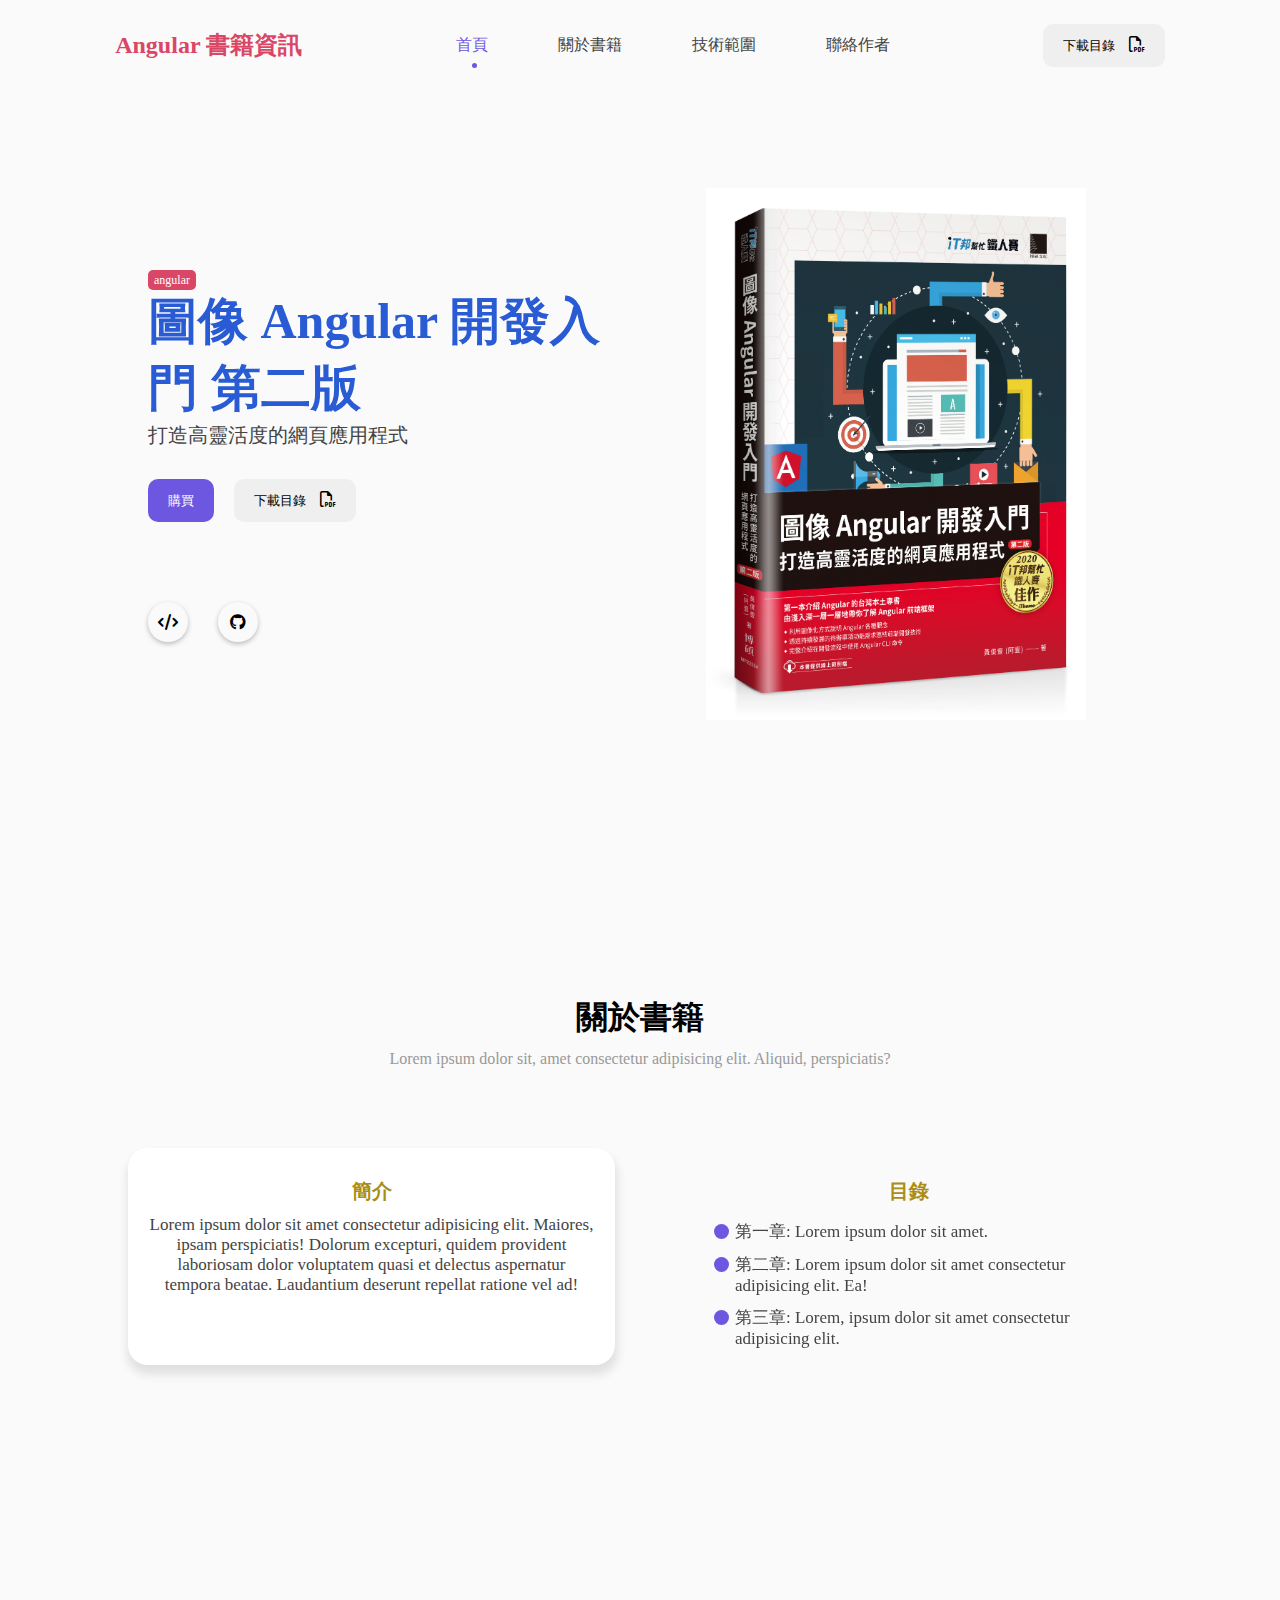
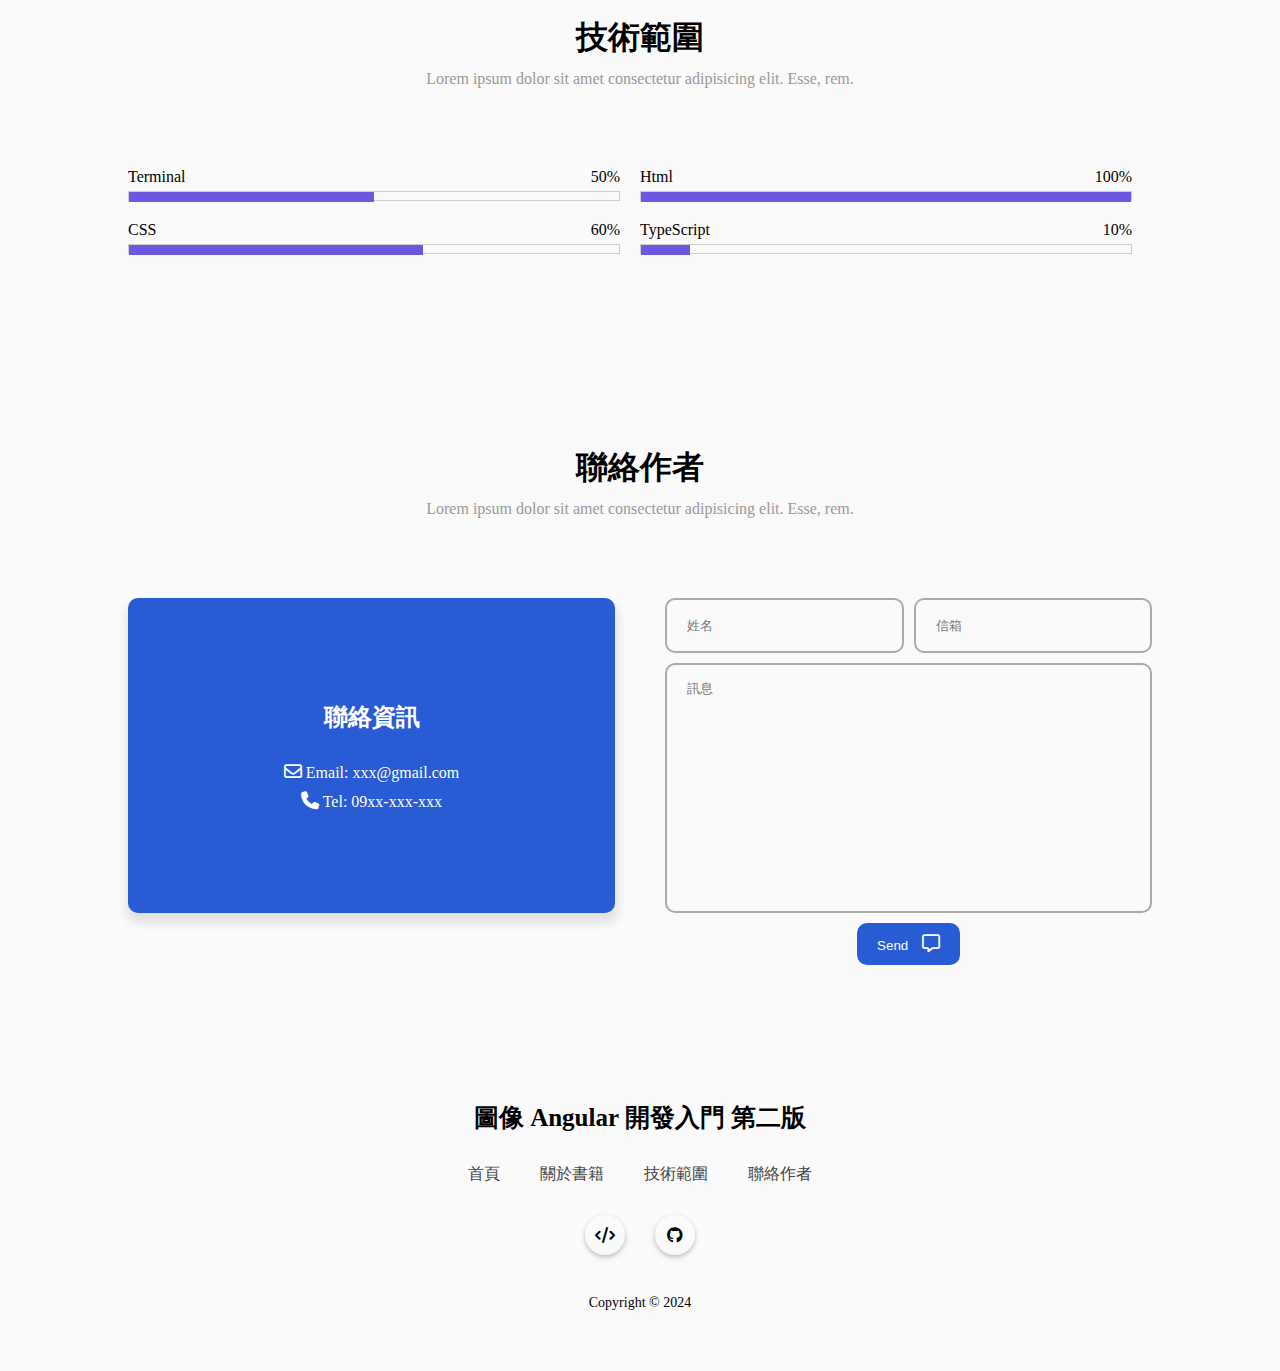
<file: src/index.html>
<!DOCTYPE html>
<html lang="en">
  <head>
    <meta charset="UTF-8" />
    <meta name="viewport" content="width=device-width, initial-scale=1.0" />
    <link rel="stylesheet" href="./style.min.css" />
    <link rel="stylesheet" href="https://cdnjs.cloudflare.com/ajax/libs/font-awesome/6.6.0/css/all.min.css" />
    <title>Angular 書籍資訊</title>
  </head>
  <body>
    <div class="container">
      <nav id="header">
        <div class="nav-logo">Angular 書籍資訊</div>
        <ul class="nav-menu" id="menu">
          <li class="nav-item">
            <a href="#home" class="nav-link active-link">首頁</a>
          </li>
          <li class="nav-item">
            <a href="#book" class="nav-link">關於書籍</a>
          </li>
          <li class="nav-item">
            <a href="#skill" class="nav-link">技術範圍</a>
          </li>
          <li class="nav-item">
            <a href="#contact" class="nav-link">聯絡作者</a>
          </li>
        </ul>
        <div class="nav-button">
          <button type="button" class="btn">下載目錄 <i class="fa-regular fa-file-pdf"></i></button>
        </div>
        <div class="nav-menu-btn">
          <i class="fa-solid fa-bars" onclick="openMenu()"></i>
        </div>
      </nav>
      <main class="wrapper">
        <section id="home" class="home-box">
          <div class="home-text">
            <div class="tag"><span>angular</span></div>
            <div class="name">圖像 Angular 開發入門 第二版</div>
            <div class="subtitle">打造高靈活度的網頁應用程式</div>
            <div class="text-btn">
              <button type="button" class="btn blue-btn">購買</button>
              <button type="button" class="btn">下載目錄 <i class="fa-regular fa-file-pdf"></i></button>
            </div>
            <div class="icons">
              <div class="icon"><i class="fa-solid fa-code"></i></div>
              <div class="icon"><i class="fa-brands fa-github"></i></div>
            </div>
          </div>
          <div class="home-image">
            <div class="image">
              <img src="./assets/images/angular.jpg" alt="angular" />
            </div>
          </div>
        </section>
        <section id="book" class="section">
          <div class="top-header">
            <h1>關於書籍</h1>
            <span>Lorem ipsum dolor sit, amet consectetur adipisicing elit. Aliquid, perspiciatis?</span>
          </div>
          <div class="about-container">
            <div class="introduce">
              <div class="card">
                <h3>簡介</h3>
                <div>
                  Lorem ipsum dolor sit amet consectetur adipisicing elit. Maiores, ipsam perspiciatis! Dolorum excepturi, quidem provident
                  laboriosam dolor voluptatem quasi et delectus aspernatur tempora beatae. Laudantium deserunt repellat ratione vel ad!
                </div>
              </div>
            </div>
            <div class="contents">
              <div class="list">
                <h3>目錄</h3>
                <div class="item">第一章: Lorem ipsum dolor sit amet.</div>
                <div class="item">第二章: Lorem ipsum dolor sit amet consectetur adipisicing elit. Ea!</div>
                <div class="item">第三章: Lorem, ipsum dolor sit amet consectetur adipisicing elit.</div>
              </div>
            </div>
          </div>
        </section>
        <section id="skill" class="section">
          <div class="top-header">
            <h1>技術範圍</h1>
            <span>Lorem ipsum dolor sit amet consectetur adipisicing elit. Esse, rem.</span>
          </div>
          <div class="skill-container">
            <div class="skill-item">
              <span class="skill">
                <span>Terminal</span>
                <span>50%</span>
              </span>
              <div class="progress-bar-wrap">
                <div class="progress-bar" style="width: 50%"></div>
              </div>
            </div>
            <div class="skill-item">
              <span class="skill">
                <span>Html</span>
                <span>100%</span>
              </span>
              <div class="progress-bar-wrap">
                <div class="progress-bar" style="width: 100%"></div>
              </div>
            </div>
            <div class="skill-item">
              <span class="skill">
                <span>CSS</span>
                <span>60%</span>
              </span>
              <div class="progress-bar-wrap">
                <div class="progress-bar" style="width: 60%"></div>
              </div>
            </div>
            <div class="skill-item">
              <span class="skill">
                <span>TypeScript</span>
                <span>10%</span>
              </span>
              <div class="progress-bar-wrap">
                <div class="progress-bar" style="width: 10%"></div>
              </div>
            </div>
          </div>
        </section>
        <section id="contact" class="section">
          <div class="top-header">
            <h1>聯絡作者</h1>
            <span>Lorem ipsum dolor sit amet consectetur adipisicing elit. Esse, rem.</span>
          </div>
          <div class="contact-container">
            <div class="info">
              <div class="contact-info">
                <h2>聯絡資訊</h2>
                <div><i class="fa-regular fa-envelope"></i> Email: xxx@gmail.com</div>
                <div><i class="fa-solid fa-phone"></i> Tel: 09xx-xxx-xxx</div>
              </div>
            </div>
            <div class="form">
              <input type="text" placeholder="姓名" />
              <input type="email" placeholder="信箱" />
              <textarea placeholder="訊息"></textarea>
              <button type="button" class="btn">Send <i class="fa-regular fa-message"></i></button>
            </div>
          </div>
        </section>
      </main>
      <footer>
        <div class="top-footer">圖像 Angular 開發入門 第二版</div>
        <ul class="footer-menu">
          <li class="menu-item">
            <a href="#home">首頁</a>
          </li>
          <li class="menu-item">
            <a href="#about">關於書籍</a>
          </li>
          <li class="menu-item">
            <a href="#skill">技術範圍</a>
          </li>
          <li class="menu-item">
            <a href="#contact">聯絡作者</a>
          </li>
        </ul>
        <div class="footer-icons">
          <div class="icon"><i class="fa-solid fa-code"></i></div>
          <div class="icon"><i class="fa-brands fa-github"></i></div>
        </div>
        <div class="bottom-footer">Copyright &copy; 2024</div>
      </footer>
    </div>
    <script src="./main.js"></script>
  </body>
</html>
</file>
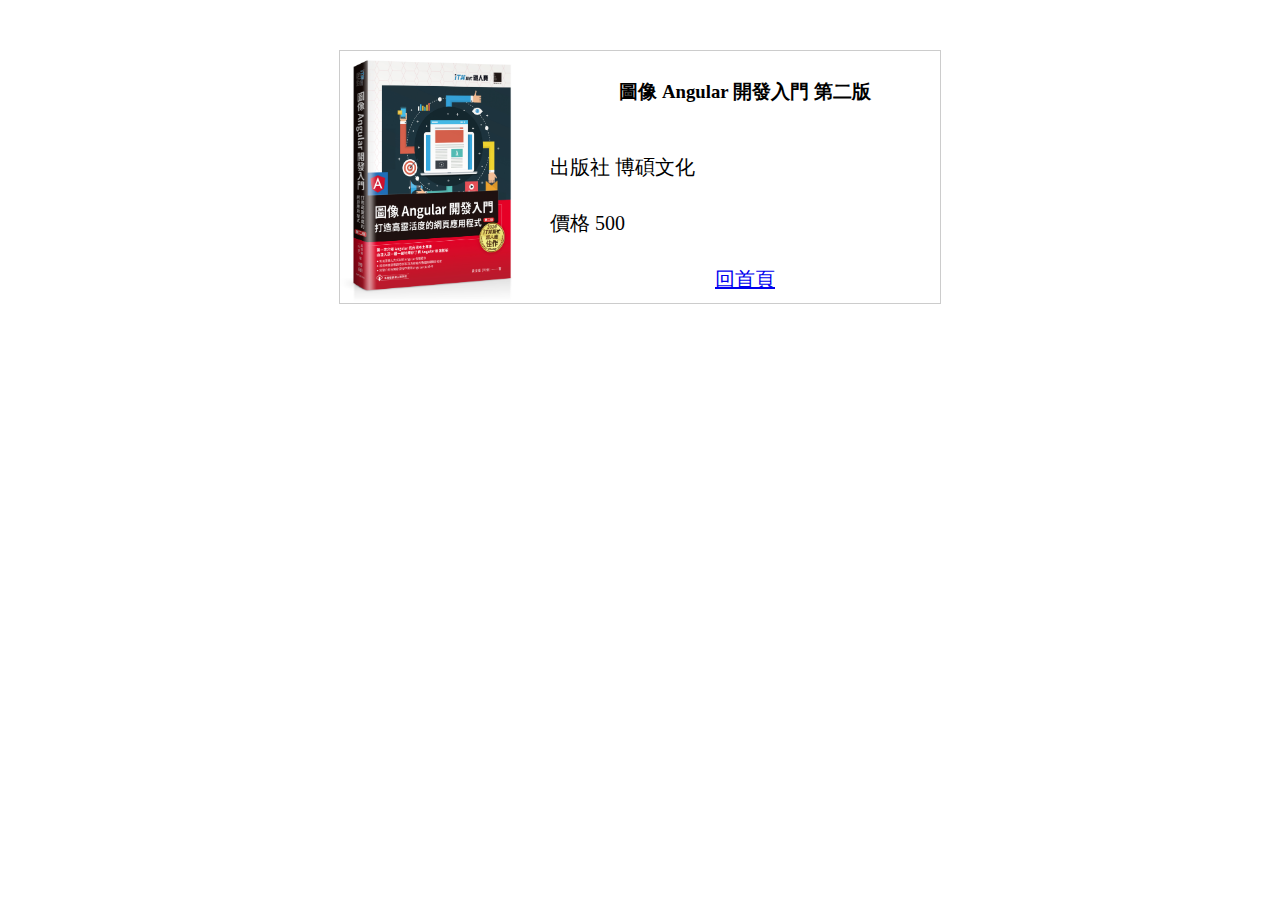
<file: src/angular.html>
<!DOCTYPE html>
<html lang="en">
  <head>
    <meta charset="UTF-8" />
    <meta name="viewport" content="width=device-width, initial-scale=1.0" />
    <title>圖像 Angular 開發入門 第二版</title>
    <link rel="stylesheet" href="./angular.min.css" />
  </head>
  <body>
    <section class="container">
      <img src="./assets/images/angular.jpg" alt="angular" width="180" />
      <h3>圖像 Angular 開發入門 第二版</h3>
      <div class="column">
        <label>出版社</label>
        <span>博碩文化</span>
      </div>
      <div class="column">
        <label>價格</label>
        <span>500</span>
      </div>
      <div class="toolbar">
        <a href="./index.html">回首頁</a>
      </div>
    </section>
  </body>
</html>
</file>
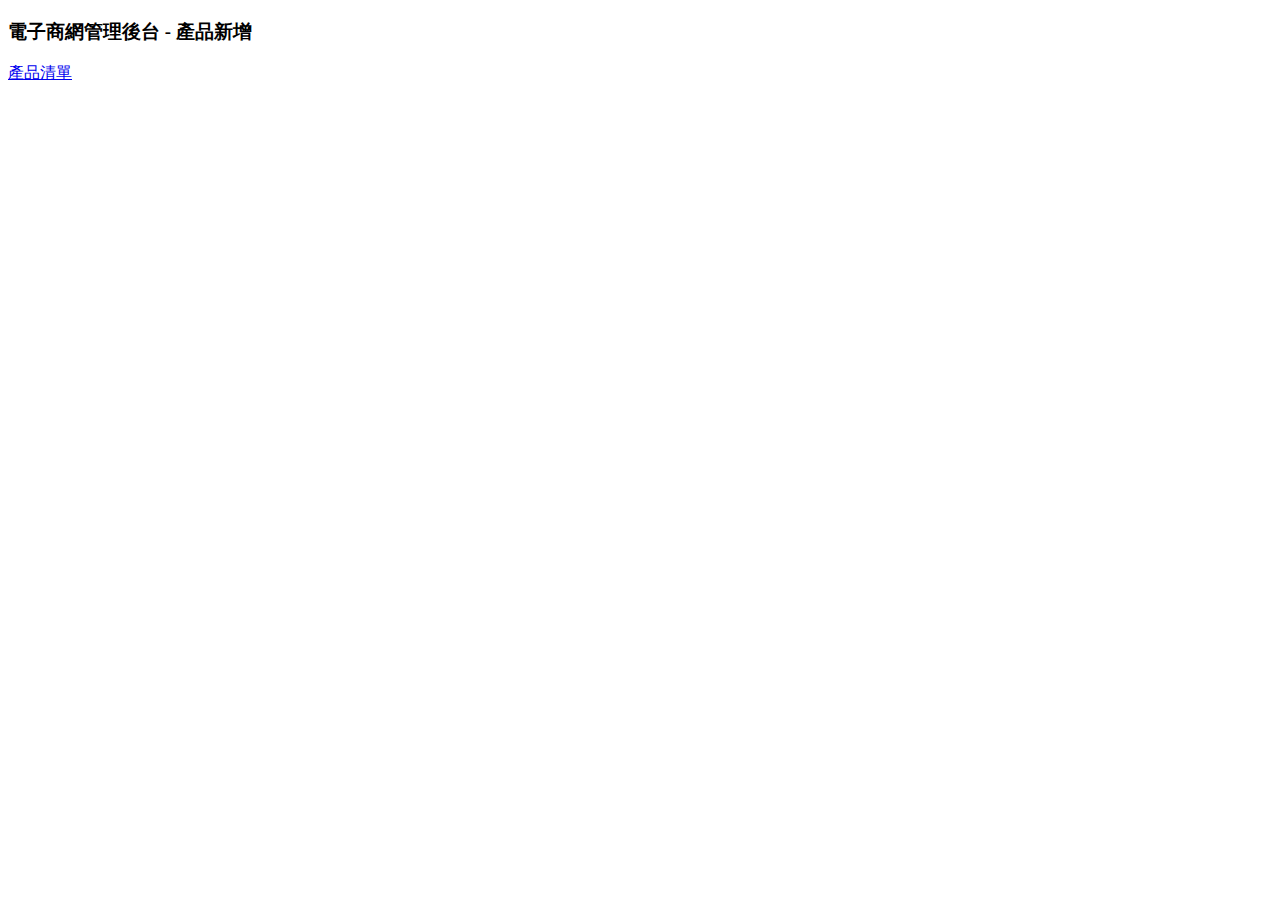
<file: src/form.html>
<!DOCTYPE html>
<html lang="en">
  <head>
    <meta charset="UTF-8" />
    <meta name="viewport" content="width=device-width, initial-scale=1.0" />
    <title>電子商網管理後台</title>
  </head>
  <body>
    <header>
      <h3>電子商網管理後台 - 產品新增</h3>
    </header>
    <nav>
      <a href="./index.html">產品清單</a>
    </nav>
  </body>
</html>
</file>
<file: src/style.min.css>
nav{background-color:var(--body-color);position:fixed;width:100%;height:90px;line-height:90px;padding-inline:9vw;display:flex;justify-content:space-between}nav .nav-logo{font-size:24px;font-weight:600;color:var(--logo-color)}nav .nav-menu-btn{display:none}nav ul{display:flex;list-style:none}nav ul .nav-link{text-decoration:none;color:var(--text-color);font-weight:500;padding-inline:15px;margin-inline:20px}nav ul .active-link{position:relative;color:var(--first-color)}nav ul .active-link::after{position:absolute;content:"";width:5px;height:5px;background-color:var(--first-color);left:50%;bottom:-15px;border-radius:50%}.btn{font-weight:500;padding:12px 20px;background-color:#efefef;border:none;border-radius:10px;cursor:pointer}.btn:hover{background-color:var(--second-color);color:var(--white-color)}.btn>i{margin-left:10px}.home-text{padding-left:20px;min-height:80vh;width:50%;display:flex;flex-direction:column;justify-content:center}.home-text .tag>span{background-color:var(--logo-color);color:var(--white-color);padding:3px 6px;font-size:12px;border-radius:5px}.home-text .name{font-size:50px;font-weight:600;color:var(--third-color)}.home-text .subtitle{font-size:20px;margin-bottom:30px;color:var(--text-color)}.home-text .text-btn{display:flex;gap:20px}.home-text .text-btn>.blue-btn{background-color:var(--first-color);color:var(--white-color)}.home-text .text-btn>.blue-btn:hover{background-color:var(--first-color-hover)}.home-text .icons{display:flex;margin-top:5em;gap:30px}.home-image{display:flex;justify-content:right;align-items:center;width:50%;min-height:80vh}.home-image .image{width:380px;margin:0 auto;overflow:hidden}.home-image .image img{width:380px}.about-container{display:flex;justify-content:space-between;width:100%;gap:50px}.about-container .introduce,.about-container .contents{width:50%}.about-container h3{margin-bottom:10px;font-size:20px;font-weight:600;color:var(--second-color)}.about-container .card{display:flex;align-items:center;flex-direction:column;padding:30px 20px 70px;width:100%;background-color:var(--white-color);border-radius:20px;box-shadow:1px 8px 10px 2px var(--first-shadow-color)}.about-container .card div{text-align:center;font-size:17px;color:var(--text-color)}.about-container .list{display:flex;flex-direction:column;padding:30px 65px 70px;width:100%}.about-container .list h3{text-align:center}.about-container .list .item{font-size:17px;padding:5px;color:var(--text-color);position:relative}.about-container .list .item::before{box-sizing:border-box;content:"";position:absolute;top:9px;left:-16px;width:15px;height:15px;border-radius:50px;background-color:var(--first-color)}.skill-container{display:flex;width:100%;gap:20px;flex-wrap:wrap}.skill-container .skill-item{flex-basis:calc(50% - 20px);display:flex;flex-direction:column;gap:5px}.skill-container .skill-item .skill{display:flex;justify-content:space-between;align-items:center}.skill-container .skill-item .progress-bar-wrap{height:10px;border:1px solid #ccc}.skill-container .skill-item .progress-bar-wrap .progress-bar{height:10px;background-color:var(--first-color)}.contact-container{display:flex;justify-content:space-between;width:100%;gap:50px}.contact-container .info,.contact-container .form{width:50%}.contact-container .contact-info{display:flex;flex-direction:column;justify-content:center;align-items:center;padding:20px 30px;width:100%;height:315px;background-color:var(--third-color);color:var(--white-color);border-radius:10px;gap:10px;box-shadow:1px 8px 10px 2px var(--first-shadow-color)}.contact-container .contact-info>h2{margin-bottom:20px}.contact-container .contact-info i{font-size:18px}.contact-container .form{display:grid;grid-template-columns:repeat(2, calc(50% - 5px));grid-template-rows:55px 250px 1fr;gap:10px}.contact-container .form input,.contact-container .form textarea{background:rgba(0,0,0,0);border:2px solid #aaa;border-radius:10px;padding:15px 20px;outline:none}.contact-container .form input{padding:15px 20px}.contact-container .form textarea{grid-column:1/3;resize:none}.contact-container .form .btn{margin:0 auto;grid-column:1/3;background-color:var(--third-color);color:var(--white-color)}.contact-container .form .btn i{font-size:18px}footer{display:flex;justify-content:center;align-items:center;flex-direction:column;row-gap:30px;padding-block:40px 60px}footer .top-footer{font-size:25px;font-weight:600}footer .footer-menu{display:flex}footer .footer-menu .menu-item{list-style:none}footer .footer-menu .menu-item a{text-decoration:none;color:var(--text-color);font-weight:500;margin-inline:20px}footer .footer-icons{display:flex;gap:30px}footer .bottom-footer{font-size:14px;margin-top:10px}@media only screen and (max-width: 900px){nav .nav-button{display:none}nav .nav-menu-btn{display:flex;justify-content:center;align-items:center}nav .nav-menu{position:fixed;top:80px;left:-100%;flex-direction:column;justify-content:center;align-items:center;background:rgba(255,255,255,.7);-webkit-backdrop-filter:blur(20px);backdrop-filter:blur(20px);width:100%;min-height:450px;height:90vh;transition:.3s}nav .nav-menu.responsive{left:0}.home-box{display:flex;flex-direction:column;justify-content:center;height:100vh}.home-box .home-text{width:100%;order:2;justify-content:center;align-content:flex-start;min-height:60vh}.home-box .home-text .name{font-size:30px}.home-box .home-image{order:1;justify-content:center;min-height:150px;width:100%;margin-top:65px}.home-box .home-image .image{margin:auto 0;width:150px;overflow:hidden}.home-box .home-image .image img{width:150px}.about-container{flex-direction:column;justify-content:start}.about-container .introduce,.about-container .contents{width:100%}.about-container .list{padding-inline:30px}.skill-container{flex-direction:column}.contact-container{flex-direction:column}.contact-container .info,.contact-container .form{width:100%}}:root{--body-color: rgb(250, 250, 250);--logo-color: rgb(218, 70, 102);--white-color: rgb(255, 255, 255);--text-color: rgb(68, 68, 68);--first-color: rgb(110, 87, 224);--first-color-hover: rgb(40, 91, 212);--first-shadow-color: rgba(0, 0, 0, 0.1);--second-color: rgb(170, 142, 18);--third-color: rgb(40, 91, 212)}html{scroll-behavior:smooth}body{background-color:var(--body-color)}body .container{width:100%}*{margin:0;padding:0;box-sizing:border-box}.wrapper{padding-inline:10vw}.wrapper .home-box{display:flex;padding-block:6em;height:100vh;min-height:700px}.wrapper .section{padding-block:6em}.wrapper .section .top-header{text-align:center;margin-bottom:5em}.wrapper .section .top-header h1{font-weight:600;margin-bottom:10px}.wrapper .section .top-header span{color:#999}i{font-size:16px}.icon{display:flex;justify-content:center;align-items:center;width:40px;height:40px;border-radius:50%;box-shadow:0px 2px 5px 0px rgba(0,0,0,.25);cursor:pointer}/*# sourceMappingURL=style.min.css.map */
</file>
<file: src/angular.min.css>
section.container{margin:0 auto;margin-top:50px;width:600px;border:solid 1px #ccc;display:grid;grid-template-columns:200px 1fr;gap:10px}section img{grid-row:1/5}section h3,section div.toolbar{text-align:center;align-self:center}section div.column{font-size:20px;align-self:center}section a{font-size:20px}section a:active,section a:hover,section a:focus{color:#000;text-decoration:none}/*# sourceMappingURL=angular.min.css.map */
</file>
